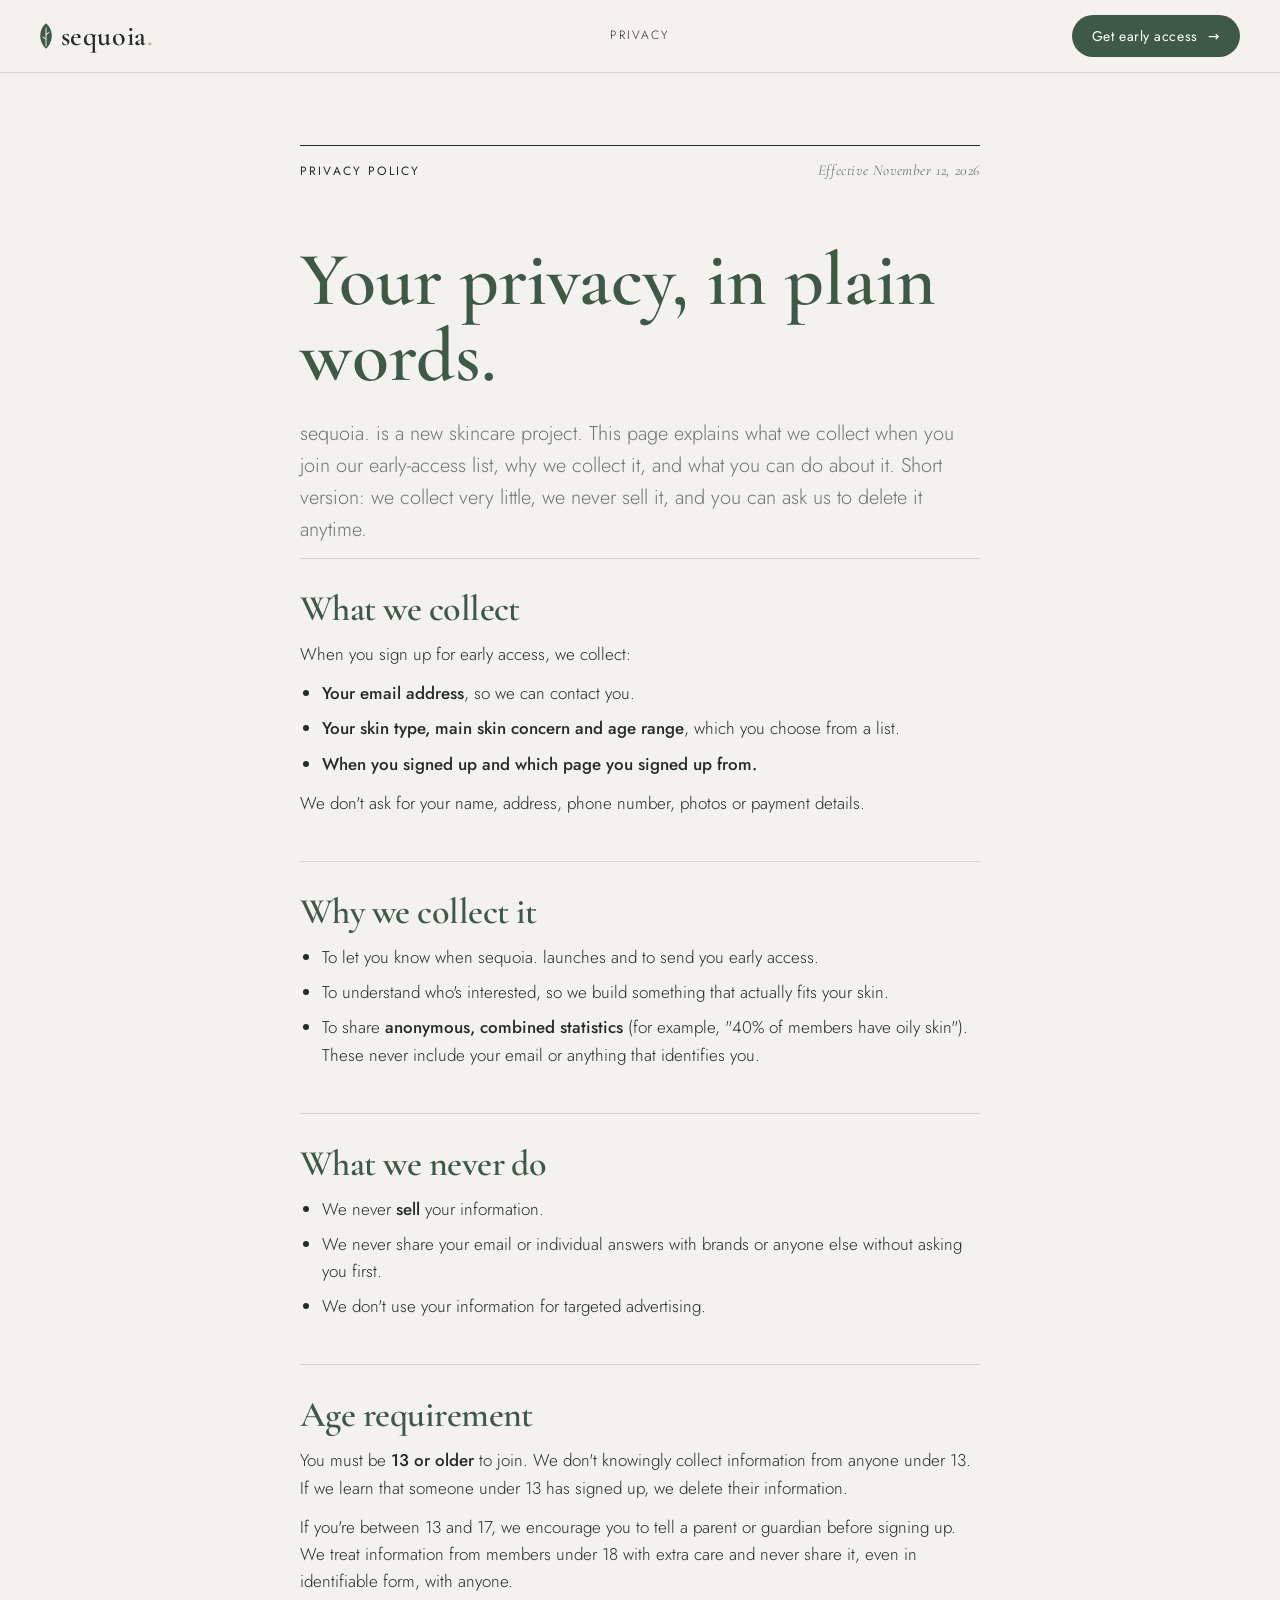
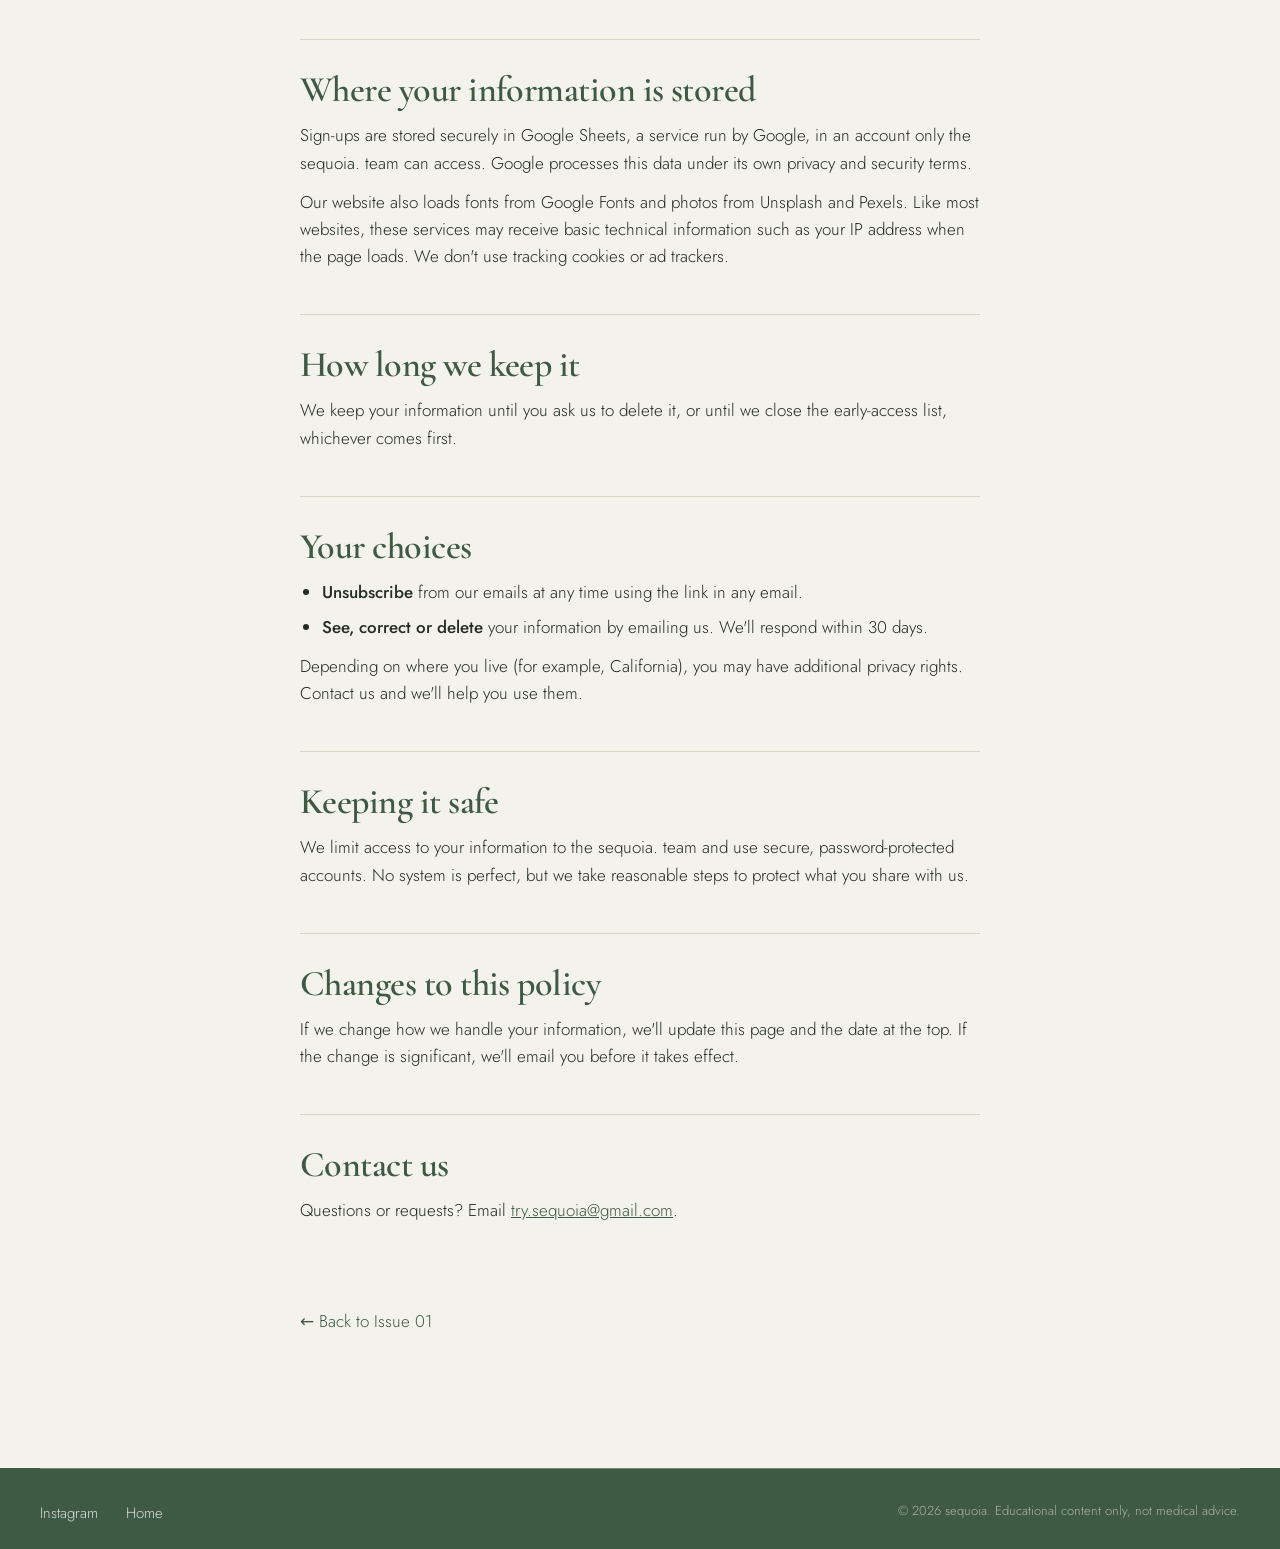
<file: privacy.html>
<!doctype html>
<html lang="en">
<head>
<meta charset="utf-8">
<meta name="viewport" content="width=device-width, initial-scale=1">
<title>Privacy Policy | sequoia. skincare</title>
<link rel="canonical" href="https://sequoiaskincare.com/privacy.html">
<meta name="description" content="How sequoia. collects, uses and protects your information.">
<link rel="preconnect" href="https://fonts.googleapis.com">
<link rel="preconnect" href="https://fonts.gstatic.com" crossorigin>
<link href="https://fonts.googleapis.com/css2?family=Cormorant+Garamond:ital,wght@0,500;0,600;1,500&family=Jost:wght@300;400;500&display=swap" rel="stylesheet">
<link rel="icon" href="favicon.svg" type="image/svg+xml">
<link rel="stylesheet" href="styles.css?v=21">
</head>
<body class="legal-page">

<header class="nav solid">
  <div class="container nav-inner">
    <a href="index.html" class="wordmark" aria-label="sequoia. home"><img src="seed-moss.svg" alt="" class="seed">sequoia<span class="dot">.</span></a>
    <p class="nav-issue">Privacy</p>
    <a href="index.html#subscribe" class="btn btn-small">Get early access <span class="arrow">&rarr;</span></a>
  </div>
</header>

<main class="legal">
  <div class="container legal-inner">
    <div class="page-head"><p class="kicker">Privacy policy</p><p class="folio">Effective November 12, 2026</p></div>
    <h1>Your privacy, in plain words.</h1>
    <p class="legal-lede">sequoia. is a new skincare project. This page explains what we collect when you join our early-access list, why we collect it, and what you can do about it. Short version: we collect very little, we never sell it, and you can ask us to delete it anytime.</p>

    <section>
      <h2>What we collect</h2>
      <p>When you sign up for early access, we collect:</p>
      <ul>
        <li><strong>Your email address</strong>, so we can contact you.</li>
        <li><strong>Your skin type, main skin concern and age range</strong>, which you choose from a list.</li>
        <li><strong>When you signed up and which page you signed up from.</strong></li>
      </ul>
      <p>We don't ask for your name, address, phone number, photos or payment details.</p>
    </section>

    <section>
      <h2>Why we collect it</h2>
      <ul>
        <li>To let you know when sequoia. launches and to send you early access.</li>
        <li>To understand who's interested, so we build something that actually fits your skin.</li>
        <li>To share <strong>anonymous, combined statistics</strong> (for example, "40% of members have oily skin"). These never include your email or anything that identifies you.</li>
      </ul>
    </section>

    <section>
      <h2>What we never do</h2>
      <ul>
        <li>We never <strong>sell</strong> your information.</li>
        <li>We never share your email or individual answers with brands or anyone else without asking you first.</li>
        <li>We don't use your information for targeted advertising.</li>
      </ul>
    </section>

    <section>
      <h2>Age requirement</h2>
      <p>You must be <strong>13 or older</strong> to join. We don't knowingly collect information from anyone under 13. If we learn that someone under 13 has signed up, we delete their information.</p>
      <p>If you're between 13 and 17, we encourage you to tell a parent or guardian before signing up. We treat information from members under 18 with extra care and never share it, even in identifiable form, with anyone.</p>
    </section>

    <section>
      <h2>Where your information is stored</h2>
      <p>Sign-ups are stored securely in Google Sheets, a service run by Google, in an account only the sequoia. team can access. Google processes this data under its own privacy and security terms.</p>
      <p>Our website also loads fonts from Google Fonts and photos from Unsplash and Pexels. Like most websites, these services may receive basic technical information such as your IP address when the page loads. We don't use tracking cookies or ad trackers.</p>
    </section>

    <section>
      <h2>How long we keep it</h2>
      <p>We keep your information until you ask us to delete it, or until we close the early-access list, whichever comes first.</p>
    </section>

    <section>
      <h2>Your choices</h2>
      <ul>
        <li><strong>Unsubscribe</strong> from our emails at any time using the link in any email.</li>
        <li><strong>See, correct or delete</strong> your information by emailing us. We'll respond within 30 days.</li>
      </ul>
      <p>Depending on where you live (for example, California), you may have additional privacy rights. Contact us and we'll help you use them.</p>
    </section>

    <section>
      <h2>Keeping it safe</h2>
      <p>We limit access to your information to the sequoia. team and use secure, password-protected accounts. No system is perfect, but we take reasonable steps to protect what you share with us.</p>
    </section>

    <section>
      <h2>Changes to this policy</h2>
      <p>If we change how we handle your information, we'll update this page and the date at the top. If the change is significant, we'll email you before it takes effect.</p>
    </section>

    <section>
      <h2>Contact us</h2>
      <p>Questions or requests? Email <a href="mailto:try.sequoia@gmail.com">try.sequoia@gmail.com</a>.</p>
    </section>

    <p class="legal-back"><a href="index.html" class="hover-line">&larr; Back to Issue 01</a></p>
  </div>
</main>

<footer class="footer">
  <div class="container">
    <div class="footer-top">
      <nav class="footer-links">
        <a href="https://www.instagram.com/official_sequoia/" target="_blank" rel="noopener" class="hover-line">Instagram</a>
        <a href="index.html" class="hover-line">Home</a>
      </nav>
      <p class="fine">&copy; 2026 sequoia. Educational content only, not medical advice.</p>
    </div>
  </div>
</footer>

</body>
</html>
</file>
<file: styles.css>
/* sequoia. Issue 01: a skincare magazine you walk through */
:root {
  --sage: #A8C69F;
  --sage-deep: #8FB386;
  --tint: #E9F1E5;
  --moss: #3F5A44;
  --ink: #232C25;
  --muted: #6E776B;
  --paper: #F4F2EC;       /* warm magazine paper */
  --paper-2: #ECE9E1;
  --white: #FFFFFF;
  --line: #D8D4C8;
  --serif: "Cormorant Garamond", Georgia, serif;
  --sans: "Jost", system-ui, -apple-system, sans-serif;
  --ease: cubic-bezier(.22, 1, .36, 1);
  --max: 1320px;
}

* { box-sizing: border-box; margin: 0; padding: 0; }
html { scroll-behavior: smooth; }
body { background: var(--paper); color: var(--ink); font-family: var(--sans); font-weight: 300; font-size: 17px; line-height: 1.6; -webkit-font-smoothing: antialiased; overflow-x: clip; }
body.is-loading { overflow: hidden; }
img { display: block; max-width: 100%; }
a { color: inherit; }
button { font: inherit; color: inherit; }
.container { max-width: var(--max); margin: 0 auto; padding: 0 40px; }
.nowrap { white-space: nowrap; }
h1, h2, h3 { font-family: var(--serif); font-weight: 600; color: var(--moss); line-height: 1; }
h2 { font-size: clamp(44px, 6.4vw, 104px); letter-spacing: -.015em; }
em { font-style: italic; font-weight: 500; }
:focus-visible { outline: 2px solid var(--sage-deep); outline-offset: 3px; }

/* Magazine furniture */
.page-head { display: flex; justify-content: space-between; align-items: baseline; border-top: 1px solid var(--ink); padding-top: 12px; margin-bottom: 48px; }
.page-head.light { border-color: rgba(255,255,255,.7); color: var(--white); }
.kicker, .folio { font-size: 12px; letter-spacing: .18em; text-transform: uppercase; font-weight: 400; }
.folio { color: var(--muted); font-family: var(--serif); font-style: italic; letter-spacing: .04em; font-size: 15px; text-transform: none; }
.page-head.light .folio { color: rgba(255,255,255,.75); }
.caption { font-family: var(--serif); font-style: italic; font-size: 16px; color: var(--muted); margin-top: 12px; }
.caption.light { color: rgba(255,255,255,.8); }
.hover-line { text-decoration: none; background: linear-gradient(currentColor, currentColor) 0 100% / 0 1px no-repeat; transition: background-size .35s var(--ease); }
.hover-line:hover { background-size: 100% 1px; }

/* Buttons */
.btn { display: inline-flex; align-items: center; gap: 10px; background: var(--moss); color: var(--white); text-decoration: none; font-family: var(--sans); font-size: 15px; font-weight: 400; letter-spacing: .04em; padding: 16px 28px; border-radius: 40px; border: none; cursor: pointer; transition: background .3s; }
.btn:hover { background: var(--ink); }
.btn .arrow { transition: transform .3s var(--ease); }
.btn:hover .arrow { transform: translateX(4px); }
.btn-light { background: var(--white); color: var(--moss); }
.btn-light:hover { background: var(--tint); }
.btn-small { padding: 10px 20px; font-size: 14px; }
.btn-full { width: 100%; justify-content: center; }

/* ---------- Loader ---------- */
.loader { position: fixed; inset: 0; z-index: 100; background: var(--moss); color: var(--white); display: flex; flex-direction: column; justify-content: space-between; padding: 32px 40px; transition: clip-path 1.1s var(--ease); clip-path: inset(0 0 0 0); }
.loader.done { clip-path: inset(0 0 100% 0); }
.loader-issue { font-size: 12px; letter-spacing: .18em; text-transform: uppercase; opacity: .8; }
.loader-word { font-family: var(--serif); font-weight: 600; font-size: clamp(72px, 18vw, 260px); line-height: .9; display: flex; overflow: hidden; }
.loader-word span { display: inline-block; transform: translateY(105%); transition: transform .9s var(--ease); }
.loader-word span:nth-child(2) { transition-delay: .04s; } .loader-word span:nth-child(3) { transition-delay: .08s; }
.loader-word span:nth-child(4) { transition-delay: .12s; } .loader-word span:nth-child(5) { transition-delay: .16s; }
.loader-word span:nth-child(6) { transition-delay: .2s; }  .loader-word span:nth-child(7) { transition-delay: .24s; }
.loader-word span:nth-child(8) { transition-delay: .28s; }
.loader.show .loader-word span { transform: none; }
.loader-word .dot { color: var(--sage); }
.loader-count { align-self: flex-end; font-size: 14px; letter-spacing: .16em; }

/* ---------- Cursor + progress ---------- */
.cursor { position: fixed; top: 0; left: 0; z-index: 95; pointer-events: none; width: 10px; height: 10px; border-radius: 50%; background: var(--moss); transform: translate(-50%, -50%); transition: width .3s var(--ease), height .3s var(--ease), background .3s; opacity: 0; display: flex; align-items: center; justify-content: center; }
.cursor.on { opacity: 1; }
.cursor.big { width: 64px; height: 64px; background: rgba(168,198,159,.85); }
.cursor.label { width: 88px; height: 88px; background: var(--moss); }
.cursor-label { color: var(--white); font-size: 11px; letter-spacing: .14em; text-transform: uppercase; opacity: 0; transition: opacity .2s; }
.cursor.label .cursor-label { opacity: 1; }
@media (hover: none) { .cursor { display: none; } }
.progress { position: fixed; top: 0; left: 0; right: 0; height: 2px; z-index: 60; }
.progress span { display: block; height: 100%; width: 100%; background: var(--sage-deep); transform-origin: 0 50%; transform: scaleX(0); }

/* ---------- Nav ---------- */
.nav { position: fixed; top: 0; left: 0; right: 0; z-index: 50; transition: background .4s, color .4s, transform .5s var(--ease); color: var(--white); }
.nav.solid { background: rgba(244,242,236,.9); backdrop-filter: blur(10px); color: var(--ink); border-bottom: 1px solid var(--line); }
.nav.hide { transform: translateY(-100%); }
.nav-inner { display: grid; grid-template-columns: 1fr auto 1fr; align-items: center; height: 72px; }
.nav-inner .btn { justify-self: end; }
.wordmark { display: inline-flex; align-items: center; font-family: var(--serif); font-weight: 600; font-size: 28px; text-decoration: none; letter-spacing: .02em; line-height: 1; color: inherit; }
.wordmark .seed { height: .9em; width: auto; margin-right: .3em; }
.nav:not(.solid) .wordmark .seed { filter: brightness(0) invert(1); }
.wordmark .dot { color: var(--sage); }
.nav-issue { font-size: 12px; letter-spacing: .18em; text-transform: uppercase; }
.page-indicator { font-family: var(--serif); font-style: italic; text-transform: none; letter-spacing: .02em; font-size: 15px; }
.nav:not(.solid) .btn-small { background: var(--white); color: var(--moss); }

/* ---------- Cover ---------- */
.cover { height: 170vh; position: relative; background: var(--paper-2); }
.cover-stage { position: sticky; top: 0; height: 100vh; height: 100svh; perspective: 1600px; overflow: hidden; display: flex; align-items: center; justify-content: center; }
.cover-card {
  --p: 0; --rx: 0deg; --ry: 0deg;
  position: relative; width: 100%; height: 100%; overflow: hidden; color: var(--white);
  transform: scale(calc(1 - var(--p) * .3)) rotateX(calc(var(--p) * 18deg + var(--rx))) rotateY(var(--ry)) translateY(calc(var(--p) * -6vh));
  border-radius: calc(var(--p) * 24px); transform-style: preserve-3d; will-change: transform;
  box-shadow: 0 calc(var(--p) * 60px) calc(var(--p) * 120px) -40px rgba(35,44,37,.6);
}
.cover-img { position: absolute; inset: 0; width: 100%; height: 100%; object-fit: cover; object-position: 50% 30%; transform: scale(1.08); }
.cover-img { transition: opacity .9s var(--ease); }
.cover-issue, .cover-lines, .cover-switch-label { text-shadow: 0 1px 12px rgba(35,44,37,.55), 0 0 2px rgba(35,44,37,.35); }
.masthead { text-shadow: 0 2px 30px rgba(35,44,37,.18); }
.cover-img-next { opacity: 0; }
.cover-img-next.show { opacity: 1; }
.cover-switch { position: absolute; right: 40px; bottom: 112px; display: flex; align-items: center; gap: 6px; transform: translateZ(40px); z-index: 2; }
.cover-switch-label { font-size: 11px; letter-spacing: .18em; text-transform: uppercase; margin-right: 6px; opacity: .85; }
.cover-switch button { width: 34px; height: 34px; border-radius: 50%; border: 1px solid rgba(255,255,255,.7); background: transparent; color: var(--white); font-family: var(--serif); font-size: 16px; cursor: pointer; transition: background .3s, color .3s; }
.cover-switch button:hover, .cover-switch button[data-cover][aria-pressed="true"] { background: var(--white); color: var(--moss); }
/* Timer ring on the active cover button while auto-flipping */
.cover-switch button[data-cover] { position: relative; }
.cover-switch.playing button[data-cover][aria-pressed="true"]::after {
  content: ""; position: absolute; inset: -4px; border-radius: 50%;
  background: conic-gradient(rgba(255,255,255,.95) calc(var(--t, 0) * 1turn), transparent 0);
  -webkit-mask: radial-gradient(farthest-side, transparent calc(100% - 2px), #000 calc(100% - 1.5px));
          mask: radial-gradient(farthest-side, transparent calc(100% - 2px), #000 calc(100% - 1.5px));
}
.cover-pause { font-family: var(--sans) !important; font-size: 10px !important; letter-spacing: -1px; margin-left: 6px; }
.cover-pause .ic-play { display: none; font-size: 11px; letter-spacing: 0; }
.cover-pause[aria-pressed="true"] .ic-pause { display: none; }
.cover-pause[aria-pressed="true"] .ic-play { display: inline; }
.cover-shade { position: absolute; inset: 0; background: linear-gradient(180deg, rgba(35,44,37,.35) 0%, rgba(35,44,37,0) 35%, rgba(35,44,37,0) 55%, rgba(35,44,37,.55) 100%); }
.masthead { position: absolute; top: 8vh; left: 0; right: 0; text-align: center; color: var(--white); font-size: clamp(88px, 20vw, 340px); line-height: .8; letter-spacing: -.03em; white-space: nowrap; transform: translateZ(60px); }
.mh-l { display: inline-block; transform: translateY(40%); opacity: 0; transition: transform 1.2s var(--ease), opacity 1.2s var(--ease); }
body.ready .mh-l { transform: none; opacity: 1; }
.mh-l:nth-child(2) { transition-delay: .05s; } .mh-l:nth-child(3) { transition-delay: .1s; } .mh-l:nth-child(4) { transition-delay: .15s; }
.mh-l:nth-child(5) { transition-delay: .2s; }  .mh-l:nth-child(6) { transition-delay: .25s; } .mh-l:nth-child(7) { transition-delay: .3s; }
.mh-l:nth-child(8) { transition-delay: .35s; }
.masthead .dot { color: var(--sage); }
.cover-issue { position: absolute; top: calc(8vh + clamp(88px, 20vw, 340px) * .82); left: 0; right: 0; text-align: center; font-size: 12px; letter-spacing: .22em; text-transform: uppercase; }
.cover-lines { position: absolute; left: 40px; bottom: 48px; list-style: none; max-width: 420px; transform: translateZ(40px); }
.cover-lines li { font-family: var(--serif); font-size: clamp(22px, 2.2vw, 30px); line-height: 1.15; padding: 10px 0; border-top: 1px solid rgba(255,255,255,.5); }
.cover-lines span { display: block; font-family: var(--sans); font-size: 11px; letter-spacing: .18em; text-transform: uppercase; opacity: .8; margin-bottom: 4px; }
.cover-cta { position: absolute; right: 40px; bottom: 48px; color: var(--white); text-decoration: none; font-size: 13px; letter-spacing: .18em; text-transform: uppercase; border: 1px solid rgba(255,255,255,.7); border-radius: 40px; padding: 14px 22px; transform: translateZ(40px); transition: background .3s, color .3s; }
.cover-cta:hover { background: var(--white); color: var(--moss); }

/* ---------- Pages turning in ---------- */
main { perspective: 1800px; overflow-x: clip; }
.page { --e: 1; padding: 140px 0; transform-origin: 50% 0; transform: rotateX(calc((1 - var(--e)) * 12deg)) translateY(calc((1 - var(--e)) * 80px)); opacity: calc(.25 + var(--e) * .75); will-change: transform; }

/* Reveal */
.reveal { opacity: 0; transform: translateY(36px); transition: opacity 1s var(--ease), transform 1s var(--ease); }
.reveal.in { opacity: 1; transform: none; }

/* ---------- Contents ---------- */
.contents { background: var(--paper); position: relative; }
.toc { list-style: none; border-top: 1px solid var(--line); }
.toc li { border-bottom: 1px solid var(--line); }
.toc a { display: grid; grid-template-columns: 80px 1fr auto; align-items: baseline; gap: 24px; padding: 22px 0; text-decoration: none; color: var(--moss); }
.toc-num { font-size: 13px; letter-spacing: .14em; color: var(--muted); }
.toc-title { font-family: var(--serif); font-weight: 600; font-size: clamp(34px, 5vw, 76px); line-height: 1; transition: transform .6s var(--ease), color .3s, font-style .3s; }
.toc-page { font-family: var(--serif); font-style: italic; color: var(--muted); font-size: 18px; }
.toc a:hover .toc-title { transform: translateX(24px); color: var(--sage-deep); font-style: italic; }
.toc-preview { position: fixed; top: 0; left: 0; width: 260px; aspect-ratio: 4 / 5; object-fit: cover; pointer-events: none; z-index: 40; border-radius: 4px; opacity: 0; transform: translate(-50%, -50%) scale(.85) rotate(-4deg); transition: opacity .3s, transform .5s var(--ease); box-shadow: 0 30px 60px -20px rgba(35,44,37,.5); }
.toc-preview.on { opacity: 1; transform: translate(-50%, -50%) scale(1) rotate(-4deg); }

/* ---------- Editor's letter ---------- */
.letter { background: var(--white); }
.letter-grid { display: grid; grid-template-columns: 5fr 7fr; gap: 72px; align-items: start; }
.letter-photo img { width: 100%; aspect-ratio: 3 / 4; object-fit: cover; border-radius: 2px; }
.statement { font-family: var(--serif); font-weight: 500; font-size: clamp(30px, 3.4vw, 50px); line-height: 1.15; color: var(--moss); margin-bottom: 36px; }
.statement .w { opacity: .15; transition: opacity .4s; }
.statement .w.lit { opacity: 1; }
.dropcap::first-letter { float: left; font-size: 3.4em; line-height: .78; padding: .06em .08em 0 0; color: var(--sage-deep); font-weight: 600; }
.letter-body { font-size: 19px; color: var(--muted); max-width: 560px; column-count: 1; }
.signoff { font-family: var(--serif); font-style: italic; font-size: 22px; margin-top: 28px; color: var(--moss); }

/* ---------- World shelf (pinned horizontal, 3D) ---------- */
.shelf-section { position: relative; background: var(--paper-2); height: 400vh; }
.shelf-pin { position: sticky; top: 0; height: 100vh; height: 100svh; overflow: hidden; display: flex; align-items: center; perspective: 1400px; }
.shelf-intro { flex: 0 0 auto; width: min(34vw, 460px); position: relative; z-index: 2; margin-right: 4vw; }
.shelf-intro h2 { font-size: clamp(52px, 6.4vw, 104px); }
.shelf-lede { color: var(--muted); margin: 24px 0 18px; max-width: 360px; }
.hint { font-size: 12px; letter-spacing: .18em; text-transform: uppercase; color: var(--muted); animation: nudge 2s ease-in-out infinite; }
@keyframes nudge { 50% { transform: translateX(8px); } }
.shelf-track { display: flex; gap: 48px; padding: 0 12vw 0 40px; align-items: center; will-change: transform; transform-style: preserve-3d; }
.product { --ry: 0deg; --tx: 0deg; --ty: 0deg; flex: 0 0 auto; width: clamp(240px, 24vw, 360px); transform: rotateY(var(--ry)); transition: transform .2s linear; transform-style: preserve-3d; }
.product-card { position: relative; aspect-ratio: 3 / 4; border-radius: 6px; overflow: hidden; transform: rotateX(var(--ty)) rotateY(var(--tx)); transition: transform .5s var(--ease), box-shadow .5s var(--ease); box-shadow: 0 30px 60px -30px rgba(35,44,37,.45); transform-style: preserve-3d; }
.product:hover .product-card { box-shadow: 0 50px 80px -30px rgba(35,44,37,.6); }
.product-card img { width: 100%; height: 100%; object-fit: cover; transform: scale(1.08) translateZ(0); transition: transform .8s var(--ease); }
.product:hover .product-card img { transform: scale(1.14); }
.glare { position: absolute; inset: 0; background: radial-gradient(circle at var(--gx, 50%) var(--gy, 0%), rgba(255,255,255,.45), rgba(255,255,255,0) 55%); opacity: 0; transition: opacity .4s; pointer-events: none; mix-blend-mode: soft-light; }
.product:hover .glare { opacity: 1; }
.product-flag { position: absolute; top: 14px; left: 14px; background: rgba(244,242,236,.92); color: var(--moss); font-size: 11px; letter-spacing: .16em; padding: 5px 10px; border-radius: 20px; }
.product-meta { display: flex; justify-content: space-between; font-size: 11px; letter-spacing: .16em; text-transform: uppercase; color: var(--muted); border-top: 1px solid var(--line); margin-top: 18px; padding-top: 10px; }
.product h3 { font-size: 32px; margin-top: 6px; }
.product-note { font-family: var(--serif); font-style: italic; font-size: 18px; color: var(--muted); }
.shelf-end { flex: 0 0 auto; width: 340px; }
.also { font-family: var(--serif); font-size: 26px; line-height: 1.35; color: var(--moss); margin: 14px 0 20px; }
.disclaimer { font-size: 12px; color: var(--muted); }

/* ---------- Tokyo dispatch ---------- */
.tokyo { position: relative; overflow: hidden; background: var(--ink); color: var(--white); min-height: 120vh; display: flex; align-items: center; }
.tokyo-bg { position: absolute; inset: -15% 0; }
.tokyo-bg img { width: 100%; height: 100%; object-fit: cover; opacity: .55; }
.tokyo-bg::after { content: ""; position: absolute; inset: 0; background: linear-gradient(90deg, rgba(35,44,37,.85), rgba(35,44,37,.2)); }
.tokyo-inner { position: relative; width: 100%; display: grid; grid-template-columns: 1fr 1fr; grid-template-rows: auto auto 1fr; column-gap: 64px; }
.tokyo-inner .page-head { grid-column: 1 / -1; }
.tokyo-title { color: var(--white); font-size: clamp(90px, 15vw, 240px); line-height: .85; position: relative; }
.jp { position: absolute; top: -.1em; right: .1em; writing-mode: vertical-rl; font-size: .22em; letter-spacing: .3em; color: var(--sage); font-family: serif; }
.tokyo-lede { font-family: var(--serif); font-size: clamp(24px, 2.4vw, 34px); line-height: 1.25; max-width: 520px; margin-top: 32px; grid-column: 1; }
.tokyo-inset { grid-column: 2; grid-row: 2 / 4; align-self: end; max-width: 460px; justify-self: end; transform-style: preserve-3d; }
.tokyo-inset img { width: 100%; aspect-ratio: 4 / 5; object-fit: cover; border-radius: 4px; box-shadow: 0 40px 80px -30px rgba(0,0,0,.7); transform: rotateX(var(--ty, 0deg)) rotateY(var(--tx, 0deg)); transition: transform .5s var(--ease); }

/* ---------- Method: 3D flip cards ---------- */
.method { background: var(--paper); }
.method h2 { margin-bottom: 64px; }
.flips { display: grid; grid-template-columns: repeat(3, 1fr); gap: 24px; perspective: 1400px; }
.flip { background: none; border: none; cursor: pointer; aspect-ratio: 3 / 4; text-align: left; padding: 0; }
.flip-inner { position: relative; display: block; width: 100%; height: 100%; transform-style: preserve-3d; transition: transform 1s var(--ease); }
.flip:hover .flip-inner, .flip[aria-pressed="true"] .flip-inner { transform: rotateY(180deg); }
.flip-front, .flip-back { position: absolute; inset: 0; backface-visibility: hidden; -webkit-backface-visibility: hidden; border-radius: 6px; padding: 32px; display: flex; flex-direction: column; justify-content: space-between; }
.flip-front { background: var(--white); border: 1px solid var(--line); color: var(--moss); }
.flip-back { background: var(--moss); color: var(--white); transform: rotateY(180deg); font-family: var(--serif); font-size: clamp(22px, 2vw, 28px); line-height: 1.25; }
.flip-num { font-family: var(--serif); font-style: italic; font-size: 64px; line-height: 1; color: var(--sage-deep); }
.flip-back .flip-num { color: var(--sage); }
.flip-title { font-family: var(--serif); font-weight: 600; font-size: clamp(34px, 3.4vw, 48px); line-height: 1; }
.flip-hint { font-size: 11px; letter-spacing: .16em; text-transform: uppercase; color: var(--muted); }

/* ---------- Texture collage ---------- */
.texture { background: var(--tint); overflow: hidden; }
.texture-grid { display: grid; grid-template-columns: 5fr 7fr; gap: 64px; align-items: center; }
.texture-text p { color: var(--muted); font-size: 19px; margin-top: 24px; max-width: 440px; }
.collage { position: relative; height: 640px; }
.c { position: absolute; object-fit: cover; border-radius: 4px; box-shadow: 0 40px 70px -30px rgba(35,44,37,.5); transition: transform .3s ease-out; }
.c1 { width: 62%; height: 74%; left: 0; top: 4%; }
.c2 { width: 36%; height: 54%; right: 2%; top: 0; }
.c3 { width: 42%; height: 40%; right: 10%; bottom: 0; }

/* ---------- Field notes ---------- */
.notes { background: var(--white); }
.notes h2 { margin-bottom: 24px; }
.notes-head { display: grid; grid-template-columns: 7fr 4fr; gap: 64px; align-items: end; margin-bottom: 56px; }
.notes-lede { color: var(--muted); font-size: 19px; max-width: 520px; }
.notes-photo img { width: 100%; aspect-ratio: 4 / 5; object-fit: cover; object-position: 65% 40%; border-radius: 2px; box-shadow: 0 30px 60px -30px rgba(35,44,37,.45); }
.columns { display: grid; grid-template-columns: repeat(3, 1fr); gap: 0; border-top: 1px solid var(--ink); }
.note { padding: 28px 28px 36px 0; border-right: 1px solid var(--line); transform: rotateX(var(--ty, 0deg)) rotateY(var(--tx, 0deg)); transition: transform .5s var(--ease); }
.note + .note { padding-left: 28px; }
.note:last-child { border-right: none; }
.note-num { font-size: 11px; letter-spacing: .16em; text-transform: uppercase; color: var(--muted); }
.note h3 { font-size: 34px; margin: 18px 0 14px; }
.note p { color: var(--muted); }
.follow { margin-top: 48px; color: var(--muted); }
.follow a { color: var(--moss); }

/* ---------- Subscribe ---------- */
.subscribe { position: relative; overflow: hidden; background: var(--moss); color: var(--white); }
.subscribe-photo { position: absolute; inset: -10% 0 -10% 50%; }
.subscribe-photo img { width: 100%; height: 100%; object-fit: cover; opacity: .28; }
.subscribe-grid { position: relative; display: grid; grid-template-columns: 1fr 1fr; gap: 72px; align-items: start; }
.subscribe-title { color: var(--white); font-size: clamp(56px, 7.5vw, 116px); line-height: .92; margin-bottom: 24px; }
.subscribe-title em { color: var(--sage); }
.subscribe-explainer { font-family: var(--serif); font-style: italic; font-size: clamp(22px, 2vw, 28px); line-height: 1.25; color: var(--sage); max-width: 440px; margin-bottom: 14px; }
.subscribe-lead { color: rgba(255,255,255,.85); font-size: 19px; max-width: 420px; }
.form-wrap { background: rgba(35,44,37,.55); backdrop-filter: blur(6px); border: 1px solid rgba(255,255,255,.18); border-radius: 6px; padding: 36px; }
.form { display: flex; flex-direction: column; gap: 24px; }
.hp { position: absolute; left: -9999px; width: 1px; height: 1px; opacity: 0; }
.field { display: flex; flex-direction: column; gap: 10px; border: none; }
.field-label { font-size: 12px; letter-spacing: .14em; text-transform: uppercase; color: rgba(255,255,255,.8); padding: 0; }
input[type=email] { font-family: var(--sans); font-size: 20px; font-weight: 300; color: var(--white); background: transparent; border: none; border-bottom: 1px solid rgba(255,255,255,.5); padding: 10px 0; }
input[type=email]::placeholder { color: rgba(255,255,255,.45); }
input[type=email]:focus { outline: none; border-bottom-color: var(--white); }
.chips { display: flex; flex-wrap: wrap; gap: 8px; }
.chips label { position: relative; }
.chips input { position: absolute; opacity: 0; inset: 0; cursor: pointer; }
.chips span { display: inline-block; padding: 9px 16px; border: 1px solid rgba(255,255,255,.45); border-radius: 30px; font-size: 14px; transition: background .25s, color .25s, border-color .25s; }
.chips label:hover span { border-color: var(--white); }
.chips input:checked + span { background: var(--white); color: var(--moss); border-color: var(--white); }
.chips input:focus-visible + span { outline: 2px solid var(--sage); outline-offset: 2px; }
.field.invalid .chips span, input[aria-invalid="true"] { border-color: #F2B8B0; }
.form-note { font-size: 13px; color: rgba(255,255,255,.65); text-align: center; }
.form-error { font-size: 14px; color: #F2B8B0; text-align: center; }
.thanks h3 { color: var(--white); font-size: 40px; margin-bottom: 8px; }
.thanks p { color: rgba(255,255,255,.85); }
.thanks a { color: var(--sage); }

/* ---------- Footer ---------- */
.footer { background: var(--moss); color: rgba(255,255,255,.8); padding: 0 0 24px; overflow: hidden; }
.footer-top { display: flex; justify-content: space-between; flex-wrap: wrap; gap: 20px; border-top: 1px solid rgba(255,255,255,.25); padding-top: 32px; }
.footer-links { display: flex; gap: 28px; font-size: 15px; }
.fine { font-size: 13px; opacity: .7; }
.credits { font-size: 12px; opacity: .55; margin-top: 18px; max-width: 900px; }
.footer-word { font-family: var(--serif); font-weight: 600; color: var(--sage); font-size: clamp(90px, 24vw, 380px); line-height: .85; letter-spacing: -.02em; margin-top: 40px; white-space: nowrap; }
.footer-word .dot { color: var(--white); }

/* ---------- Privacy / legal page ---------- */
.legal-page .nav { position: sticky; }
.legal { padding: 72px 0 120px; }
.legal-inner { max-width: 760px; }
.legal h1 { font-size: clamp(44px, 6vw, 76px); margin-bottom: 24px; }
.legal-lede { font-size: 20px; color: var(--muted); margin-bottom: 56px; }
.legal section { border-top: 1px solid var(--line); padding: 32px 0; }
.legal h2 { font-size: clamp(28px, 3vw, 36px); margin-bottom: 14px; }
.legal p { margin-bottom: 12px; }
.legal ul { padding-left: 22px; margin-bottom: 12px; }
.legal li { margin-bottom: 8px; }
.legal strong { font-weight: 500; color: var(--ink); }
.legal a { color: var(--moss); }
.legal-back { margin-top: 40px; }
.form-note a { color: inherit; }

/* ---------- Responsive ---------- */
@media (max-width: 900px) {
  .container { padding: 0 20px; }
  .page { padding: 96px 0; }
  .nav-issue { display: none; }
  .nav-inner { grid-template-columns: 1fr auto; }
  .letter-grid, .texture-grid, .subscribe-grid, .tokyo-inner { grid-template-columns: 1fr; gap: 40px; }
  .tokyo-inset, .tokyo-lede { grid-column: 1; grid-row: auto; justify-self: start; }
  .flips, .columns, .notes-head { grid-template-columns: 1fr; }
  .notes-head { gap: 32px; }
  .notes-photo { max-width: 360px; }
  .flip { aspect-ratio: 16 / 10; }
  .note, .note + .note { padding: 24px 0; border-right: none; border-bottom: 1px solid var(--line); }
  .collage { height: 440px; }
  .toc a { grid-template-columns: 40px 1fr auto; gap: 12px; }
  .toc-preview { display: none; }
  /* Shelf becomes a normal sideways swipe on small screens */
  .shelf-section { height: auto; padding: 96px 0; }
  .shelf-pin { position: static; height: auto; display: block; }
  .shelf-intro { width: 84vw; margin-right: 0; scroll-snap-align: start; }
  .shelf-track { transform: none !important; overflow-x: auto; padding: 0 20px 20px; gap: 20px; scroll-snap-type: x mandatory; align-items: flex-start; }
  .product { width: 76vw; scroll-snap-align: start; transform: none !important; }
  .shelf-end { width: 76vw; }
  .cover-lines { left: 20px; right: 20px; bottom: 96px; }
  .cover-cta { right: 20px; bottom: 28px; }
  .cover-switch { left: 20px; right: auto; bottom: 36px; }
  .cover-switch-label { display: none; }
  .cover-switch button { width: 30px; height: 30px; font-size: 14px; }
  .cover-cta { padding: 11px 16px; font-size: 11px; }
  .subscribe-photo { inset: 0; }
  .form-wrap { padding: 24px 18px; }
}
@media (max-width: 560px) {
  .wordmark { font-size: 24px; }
  .nav-inner .btn-small { padding: 9px 14px; font-size: 13px; }
  .masthead { top: 11vh; }
  .cover-issue { top: calc(11vh + 92px); font-size: 10px; letter-spacing: .14em; padding: 0 16px; }
  .nav-inner .btn-small .arrow { display: none; }
  .cover-lines li:nth-child(3) { display: none; }
  .loader { padding: 20px; }
}
@media (prefers-reduced-motion: reduce) {
  html { scroll-behavior: auto; }
  *, *::before, *::after { animation: none !important; transition: none !important; }
  .reveal, .mh-l { opacity: 1; transform: none; }
  .statement .w { opacity: 1; }
  .page { transform: none; opacity: 1; }
}
</file>
